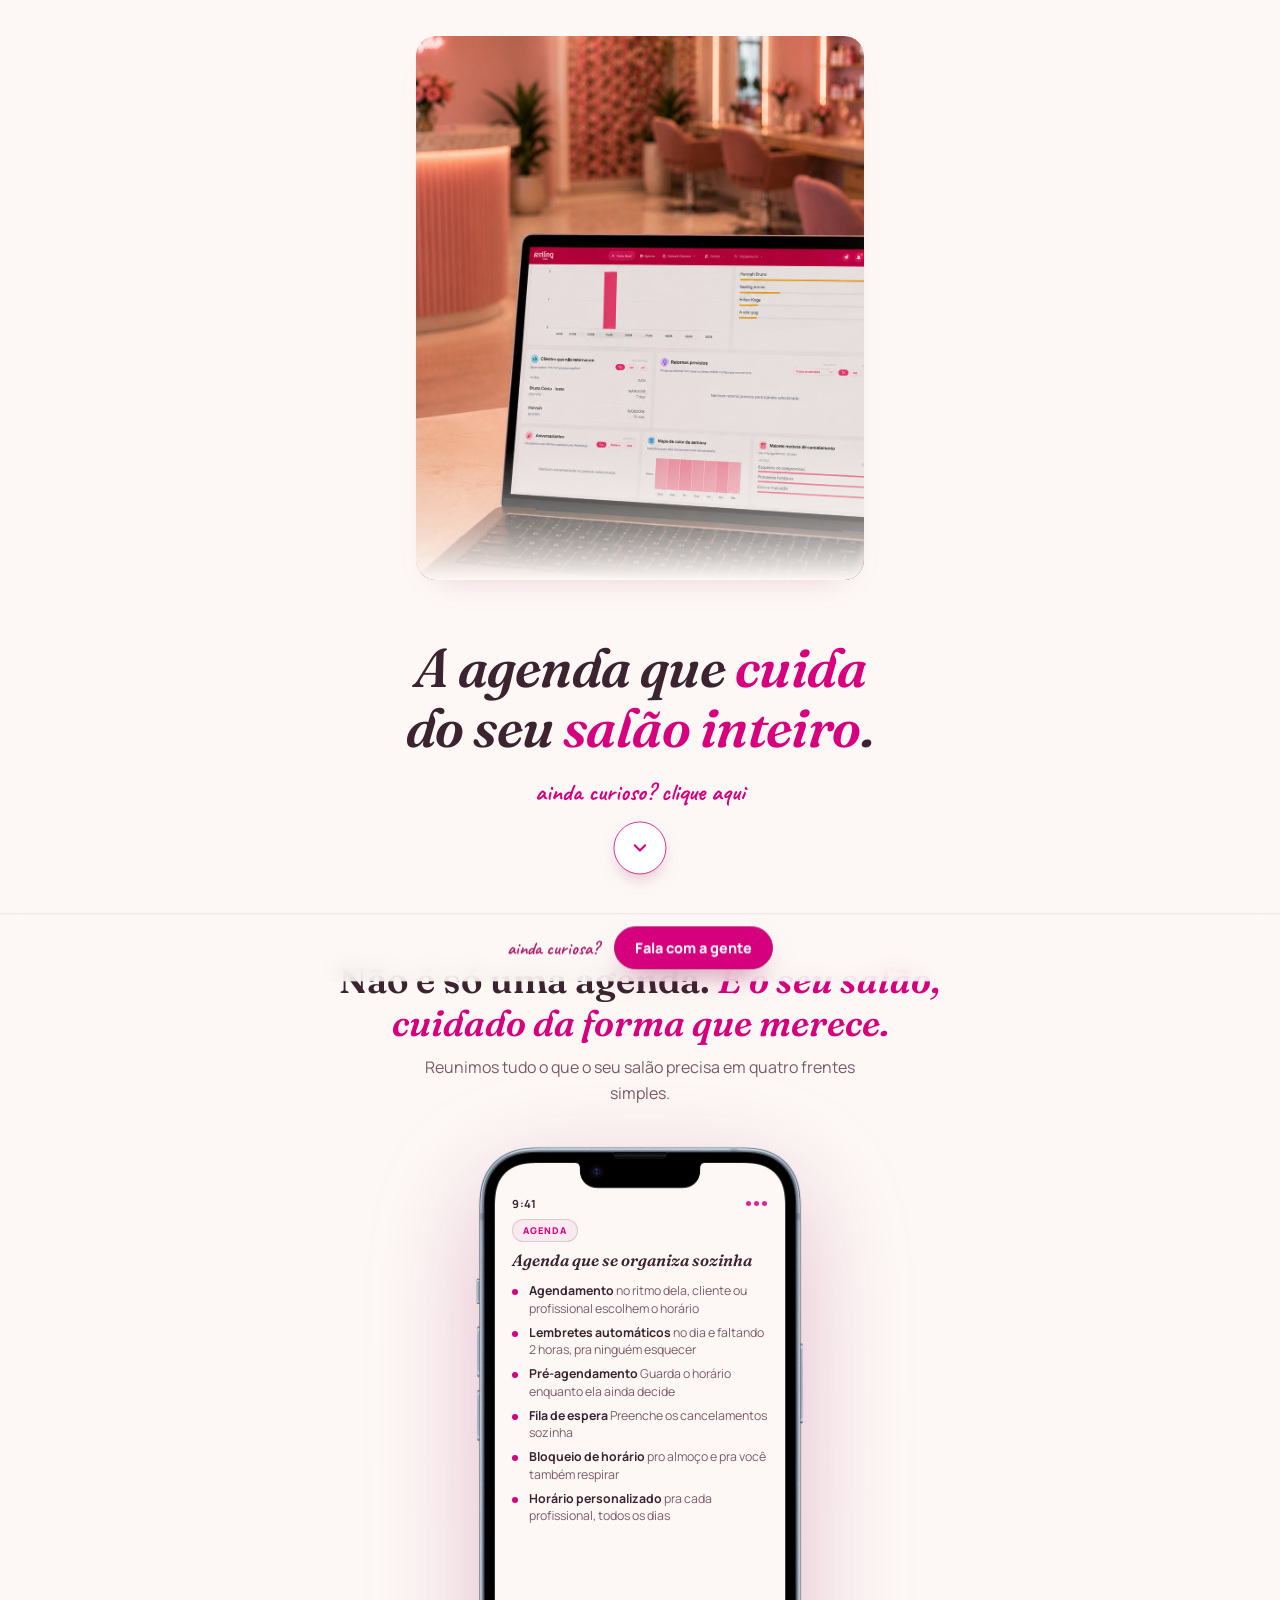
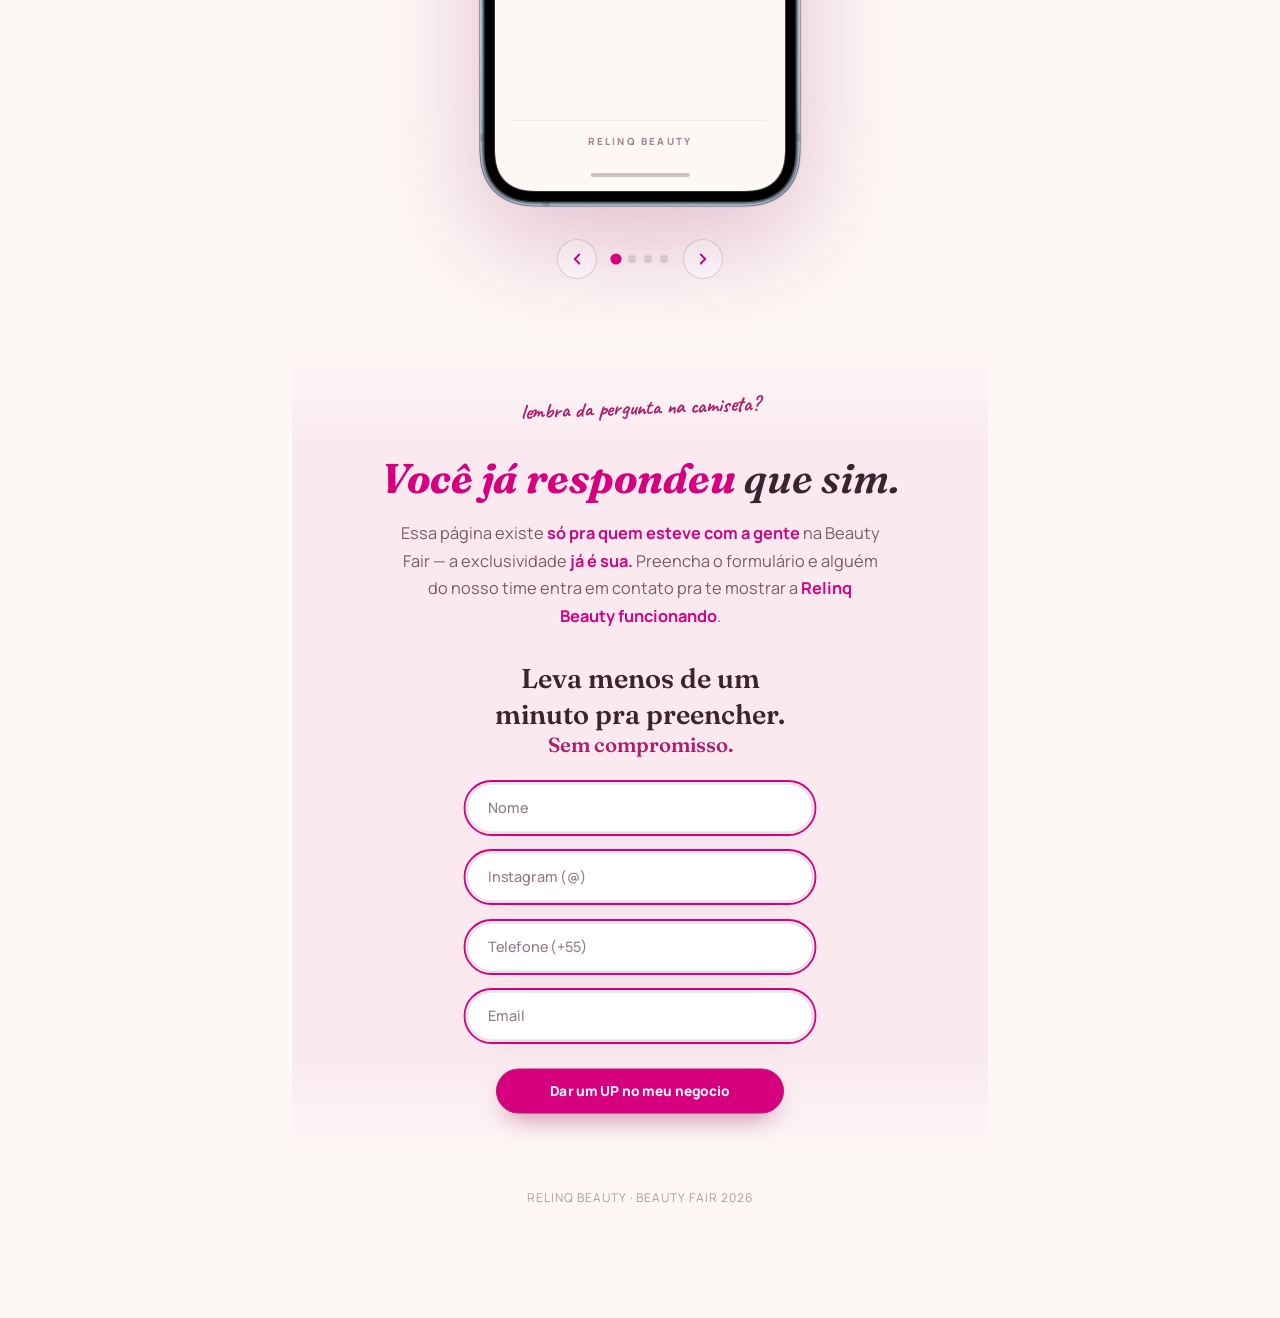
<file: index.html>
<!DOCTYPE html>
<html lang="pt-BR">
<head>
  <meta charset="UTF-8">
  <meta name="viewport" content="width=device-width, initial-scale=1.0">
  <title>Tá Curioso?</title>
  <link rel="preconnect" href="https://fonts.googleapis.com">
  <link rel="preconnect" href="https://fonts.gstatic.com" crossorigin>
  <link href="https://fonts.googleapis.com/css2?family=Fraunces:ital,wght@0,500;0,600;0,700;1,500;1,600&family=Caveat:wght@600;700&family=Manrope:wght@400;500;600;700;800&display=swap" rel="stylesheet">
  <link rel="stylesheet" href="style.css">
</head>
<body>

  <!-- ============ HERO ============ -->
  <header class="hero">
    <div class="hero-media">
      <img src="assets/hero2.png" alt="Profissional de beleza sorrindo num salão rosa, com o painel da Relinq Beauty aberto no notebook" />
    </div>

    <div class="hero-copy">
      <h1>A agenda que <em>cuida</em> do seu <em>salão inteiro</em>.</h1>

      <div class="scroll-cue-group">
        <p class="scroll-cue-label">ainda curioso? clique aqui</p>
        <button type="button" class="scroll-cue" aria-label="Rolar para a próxima seção">
          <span class="arrow" aria-hidden="true">
            <svg width="26" height="26" viewBox="0 0 24 24" fill="none"><path d="M6 9L12 15L18 9" stroke="currentColor" stroke-width="2.4" stroke-linecap="round" stroke-linejoin="round"/></svg>
          </span>
        </button>
      </div>
    </div>
  </header>

  <div class="page">

    <!-- ============ FEATURES — grade de 4 cartões ============ -->
    <main>
      <section class="features">
        <div class="section-head">
          <h2>Não é só uma agenda. <em>É o seu salão, cuidado da forma que merece.</em></h2>
          <p>Reunimos tudo o que o seu salão precisa em quatro frentes simples. </p>
        </div>

        <div class="phone-wrap">
          <div class="phone" aria-label="Carrossel de telas do app Relinq Beauty">
            <div class="phone-screen">
              <div class="carousel-track">

                <!-- Tela 1 — Agenda -->
                <article class="slide" aria-roledescription="slide" aria-label="1 de 4 — Agenda">
                  <div class="slide-status">
                    <span>9:41</span>
                    <span class="slide-status-dots" aria-hidden="true"><i></i><i></i><i></i></span>
                  </div>
                  <div class="slide-body">
                    <span class="slide-tag">Agenda</span>
                    <h3>Agenda que se organiza sozinha</h3>
                    <ul class="menu-list">
                      <li><span class="dot"></span><span><strong>Agendamento</strong> no ritmo dela, cliente ou profissional escolhem o horário</span></li>
                      <li><span class="dot"></span><span><strong>Lembretes automáticos</strong> no dia e faltando 2 horas, pra ninguém esquecer</span></li>
                      <li><span class="dot"></span><span><strong>Pré-agendamento</strong> Guarda o horário enquanto ela ainda decide</span></li>
                      <li><span class="dot"></span><span><strong>Fila de espera</strong> Preenche os cancelamentos sozinha</span></li>
                      <li><span class="dot"></span><span><strong>Bloqueio de horário</strong> pro almoço e pra você também respirar</span></li>
                      <li><span class="dot"></span><span><strong>Horário personalizado</strong> pra cada profissional, todos os dias</span></li>
                    </ul>
                  </div>
                  <p class="slide-foot">Relinq Beauty</p>
                </article>

                <!-- Tela 2 — Financeiro -->
                <article class="slide" aria-roledescription="slide" aria-label="2 de 4 — Financeiro">
                  <div class="slide-status">
                    <span>9:41</span>
                    <span class="slide-status-dots" aria-hidden="true"><i></i><i></i><i></i></span>
                  </div>
                  <div class="slide-body">
                    <span class="slide-tag">Financeiro</span>
                    <h3>As contas em ordem, sem esforço</h3>
                    <ul class="menu-list">
                      <li><span class="dot"></span><span><strong>Comanda</strong> detalhada, com cada atendimento e forma de pagamento</span></li>
                      <li><span class="dot"></span><span><strong>Fluxo de caixa</strong> sempre à mão, diário, semanal, mensal, sem planilha</span></li>
                      <li><span class="dot"></span><span><strong>Comissão</strong> configurada do seu jeito, com ou sem auxiliar</span></li>
                      <li><span class="dot"></span><span><strong>Preço específico</strong> por profissional, ate no mesmo serviço</span></li>
                      <li><span class="dot"></span><span><strong>Fiado</strong> sem sustos: um aviso automático lembra quem ainda deve</span></li>
                      <li><span class="dot"></span><span><strong>Sinal</strong> cobrado por QR Code, antes mesmo do horário chegar</span></li>
                    </ul>
                  </div>
                  <p class="slide-foot">Relinq Beauty</p>
                </article>

                <!-- Tela 3 — Relacionamento -->
                <article class="slide" aria-roledescription="slide" aria-label="3 de 4 — Relacionamento">
                  <div class="slide-status">
                    <span>9:41</span>
                    <span class="slide-status-dots" aria-hidden="true"><i></i><i></i><i></i></span>
                  </div>
                  <div class="slide-body">
                    <span class="slide-tag">Relacionamento</span>
                    <h3>Uma cliente que se sente cuidada</h3>
                    <ul class="menu-list">
                      <li><span class="dot"></span><span><strong>Histórico completo</strong> de cada cliente</span></li>
                      <li><span class="dot"></span><span><strong>Pedido de avaliação</strong> automático, depois do atendimento, direto no WhatsApp</span></li>
                      <li><span class="dot"></span><span><strong>Aviso de chegada</strong> discreto, sem precisar gritar pelo salão</span></li>
                      <li><span class="dot"></span><span><strong>Cupons</strong> com o nome dela, valor e validade que você escolher</span></li>
                      <li><span class="dot"></span><span><strong>Pacotes de sessões</strong>, sempre com o controle de quanto já foi usado</span></li>
                      <li><span class="dot"></span><span><strong>Fichas e formulários</strong> com assinatura digital, do jeito que preferir</span></li>
                    </ul>
                  </div>
                  <p class="slide-foot">Relinq Beauty</p>
                </article>

                <!-- Tela 4 — Gestão -->
                <article class="slide" aria-roledescription="slide" aria-label="4 de 4 — Gestão">
                  <div class="slide-status">
                    <span>9:41</span>
                    <span class="slide-status-dots" aria-hidden="true"><i></i><i></i><i></i></span>
                  </div>
                  <div class="slide-body">
                    <span class="slide-tag">Gestão</span>
                    <h3>Um salão que cresce sem perder a leveza</h3>
                    <ul class="menu-list">
                      <li><span class="dot"></span><span><strong>Perfis de acesso</strong> pra administradora, profissional e recepção</span></li>
                      <li><span class="dot"></span><span><strong>Controle de estoque</strong>, pra uso interno ou revenda</span></li>
                      <li><span class="dot"></span><span><strong>Relatórios</strong> simples de cancelamento, horário de pico e aniversariantes</span></li>
                      <li><span class="dot"></span><span><strong>Site próprio</strong> pra cliente agendar sem precisar chamar no WhatsApp</span></li>
                      <li><span class="dot"></span><span><strong>Busca rápida</strong> de cliente por nome ou telefone, direto no balcão</span></li>
                    </ul>
                  </div>
                  <p class="slide-foot">Relinq Beauty</p>
                </article>

              </div>
            </div>
            <img class="phone-frame" src="assets/iphoneMockup.png" alt="" aria-hidden="true">
          </div>

          <div class="carousel-controls">
            <button class="carousel-nav prev" type="button" aria-label="Tela anterior">
              <svg viewBox="0 0 24 24" fill="none" aria-hidden="true"><path d="M15 6L9 12L15 18" stroke="currentColor" stroke-width="2.4" stroke-linecap="round" stroke-linejoin="round"/></svg>
            </button>
            <div class="carousel-dots" aria-hidden="true"></div>
            <button class="carousel-nav next" type="button" aria-label="Próxima tela">
              <svg viewBox="0 0 24 24" fill="none" aria-hidden="true"><path d="M9 6L15 12L9 18" stroke="currentColor" stroke-width="2.4" stroke-linecap="round" stroke-linejoin="round"/></svg>
            </button>
          </div>
        </div>
      </section>

      <!-- ============ CLOSING — CTA final + formulário ============ -->
      <section class="closing" id="formulario">
        <p class="script-line">lembra da pergunta na camiseta?</p>
        <h2><em>Você já respondeu</em> que sim.</h2>
        <p>
          Essa página existe <strong>só pra quem esteve com a gente</strong> na Beauty Fair — a exclusividade <strong>já é sua.</strong>
          Preencha o formulário e alguém do nosso time entra em contato pra te mostrar a <strong>Relinq Beauty funcionando</strong>.
        </p>

        <form action="" aria-labelledby="form-title">
          <h3 class="form-title" id="form-title">Leva menos de um minuto pra preencher. <span>Sem compromisso.</span></h3>
          <ul class="form">
            <li>
              <input type="text" placeholder="Nome" class="formField" id="campoNome" autocomplete="name" aria-describedby="erroNome" required>
              <p class="formError" id="erroNome" role="alert">Conta pra gente o seu nome.</p>
            </li>
            <li>
              <input type="text" inputmode="text" placeholder="Instagram (@)" class="formField" id="campoInstagram" autocomplete="off" autocapitalize="off" autocorrect="off" spellcheck="false" aria-describedby="erroInstagram" required>
              <p class="formError" id="erroInstagram" role="alert">Digite o @ do seu Instagram pra gente te achar.</p>
            </li>
            <li>
              <input type="tel" inputmode="tel" autocomplete="tel" maxlength="16" placeholder="Telefone (+55)" class="formField" id="campoTelefone" aria-describedby="erroTelefone" required>
              <p class="formError" id="erroTelefone" role="alert">Deixa um telefone pra gente entrar em contato.</p>
            </li>
            <li>
              <input type="email" placeholder="Email" class="formField" id="campoEmail" autocomplete="email" aria-describedby="erroEmail" required>
              <p class="formError" id="erroEmail" role="alert">Digite um e-mail válido pra gente conseguir te responder.</p>
            </li>
          </ul>
          <button class="formBtn" type="submit" onclick="enviado(event)">Dar um UP no meu negocio</button>
        </form>
      </section>
    </main>

    <!-- ============ RODAPÉ ============ -->
    <footer class="brand">Relinq Beauty · Beauty Fair 2026</footer>
  </div>

  <!-- ============ STICKY CTA — barra fixa, some/aparece com a hero ============ -->

  <aside class="sticky-cta" aria-label="Chamada para ação">
    <span class="label">ainda curiosa?</span>
    <a class="cta-btn" href="#formulario">Fala com a gente</a>
  </aside>

  <script src="script.js"></script>
</body>
</html>
</file>
<file: style.css>
/* ---------- Design tokens (cores, fontes, sombra) ---------- */
:root {
  --paper: #FDF8F6;
  --paper-raised: #FFFFFF;
  --ink: #3B2430;
  --ink-soft: #7B5A68;
  --magenta: #D6007F;
  --magenta-deep: #AE1E6B;
  --rose-surface: #FAEAF0;
  --gold: #C6A06A;
  --line: rgba(59, 36, 48, 0.10);
  --line-strong: rgba(59, 36, 48, 0.16);
  --shadow: 0 16px 34px -22px rgba(148, 0, 79, 0.22);

  --font-display: "Fraunces", "Iowan Old Style", "Palatino Linotype", serif;
  --font-script: "Caveat", "Segoe Script", cursive;
  --font-body: "Manrope", "Segoe UI", system-ui, sans-serif;
}

/* ---------- Tema escuro (automático via SO) ---------- */
@media (prefers-color-scheme: dark) {
  :root {
    --paper: #1B0A13;
    --paper-raised: #26101C;
    --ink: #F8E9EF;
    --ink-soft: #E0B9CB;
    --magenta: #FF4FA0;
    --magenta-deep: #FF7EB6;
    --rose-surface: #33141F;
    --gold: #DDB06D;
    --line: rgba(248, 233, 239, 0.10);
    --line-strong: rgba(248, 233, 239, 0.18);
    --shadow: 0 16px 38px -20px rgba(0, 0, 0, 0.5);
  }
}

/* ---------- Reset & base ---------- */
* {
  box-sizing: border-box;
}

@media (prefers-reduced-motion: no-preference) {
  html {
    scroll-behavior: smooth;
  }
}

body {
  margin: 0;
  background: var(--paper);
  color: var(--ink);
  font-family: var(--font-body);
  -webkit-font-smoothing: antialiased;
  overflow-x: hidden;
}

/* ---------- Barra de rolagem (paleta do site) ---------- */
/* Fica oculta; só aparece enquanto a página está sendo rolada (JS adiciona
   .is-scrolling no <html> e remove 1s depois que o movimento para). A largura
   do trilho é reservada o tempo todo pra não haver deslocamento do layout. */
html {
  scrollbar-width: thin;
  scrollbar-color: transparent transparent;
}

html.is-scrolling {
  scrollbar-color: var(--magenta) transparent;
}

::-webkit-scrollbar {
  width: 12px;
  height: 12px;
}

::-webkit-scrollbar-thumb {
  background: transparent;
  border-radius: 999px;
  border: 3px solid transparent;
  background-clip: padding-box;
  transition: background-color 0.35s ease;
}

html.is-scrolling::-webkit-scrollbar-thumb {
  background: var(--magenta);
}

html.is-scrolling::-webkit-scrollbar-thumb:hover {
  background: var(--magenta-deep);
}

.page {
  max-width: 640px;
  margin: 0 auto;
  padding: 0 1.4rem 6.5rem;
  position: relative;
}

a {
  color: inherit;
}

/* ---------- Hero ---------- */
/* Ocupa exatamente uma tela (100svh) em qualquer aparelho: imagem em cima, título + seta embaixo. */
.hero {
  position: relative;
  width: 100%;
  height: 100vh;          /* fallback p/ navegadores sem svh */
  height: 100svh;
  display: flex;
  flex-direction: column;
  align-items: center;
  text-align: center;
  background: var(--paper);
  overflow: hidden;
}

/* imagem retrato: largura total no mobile, cartão centrado no desktop; encolhe se o título precisar de espaço */
.hero-media {
  position: relative;
  flex: 0 1 auto;
  width: 100%;
  height: 58vh;
  height: 58svh;
  min-height: 0;
  overflow: hidden;
}

.hero-media img {
  width: 100%;
  height: 100%;
  object-fit: cover;
  object-position: center 60%;
  display: block;
}

/* a imagem se dissolve no fundo da página */
.hero-media::after {
  content: "";
  position: absolute;
  left: 0;
  right: 0;
  bottom: 0;
  height: 24%;
  background: linear-gradient(
    to bottom,
    color-mix(in srgb, var(--paper) 0%, transparent) 0%,
    color-mix(in srgb, var(--paper) 55%, transparent) 62%,
    var(--paper) 100%
  );
  pointer-events: none;
}

/* preenche o espaço livre e não encolhe: título e seta sempre cabem; quem cede espaço é a imagem */
.hero-copy {
  position: relative;
  z-index: 2;
  flex: 1 0 auto;
  min-height: 0;
  width: 100%;
  max-width: 720px;
  margin: 0 auto;
  padding: clamp(1.1rem, 3.5vh, 2.6rem) 1.4rem calc(1.2rem + env(safe-area-inset-bottom));
  display: flex;
  flex-direction: column;
  align-items: center;
}

.hero h1 {
  font-family: var(--font-display);
  font-weight: 600;
  font-style: italic;
  /* min(…,8.2vh) só entra em telas muito baixas p/ o título não empurrar a seta pra fora */
  font-size: clamp(2.3rem, min(8vw, 8.2vh), 3.4rem);
  line-height: 1.1;
  letter-spacing: -0.01em;
  max-width: 16ch;
  margin: auto 0 0;
  text-wrap: balance;
  color: var(--ink);
}

.hero h1 em {
  color: var(--magenta);
  font-style: italic;
}

@media (prefers-reduced-motion: no-preference) {
  .hero-copy > * {
    animation: hero-in 0.7s cubic-bezier(0.16, 1, 0.3, 1) both;
  }

  .scroll-cue{
    scale: 0.8;
  }

  .scroll-cue .arrow {
    animation: bob 1.8s ease-in-out infinite;
  }
}

@keyframes hero-in {
  from {
    opacity: 0;
    transform: translateY(14px);
  }

  to {
    opacity: 1;
    transform: translateY(0);
  }
}

@keyframes bob {
  0%,
  100% {
    transform: translateY(0);
  }

  50% {
    transform: translateY(5px);
  }
}

/* seta que rola para a próxima seção — ancorada no pé da tela */
.scroll-cue-group {
  margin-top: auto;
  display: flex;
  flex-direction: column;
  align-items: center;
  gap: clamp(0.4rem, 1.6vw, 0.7rem);
}

.scroll-cue-label {
  margin: 0;
  font-family: var(--font-script);
  font-weight: 700;
  font-size: clamp(1.15rem, 4.6vw, 1.5rem);
  line-height: 1;
  color: var(--magenta);
}

.scroll-cue {
  display: inline-flex;
  align-items: center;
  justify-content: center;
  width: clamp(3.4rem, 12vw, 4.1rem);
  height: clamp(3.4rem, 12vw, 4.1rem);
  padding: 0;
  border: 1.5px solid var(--magenta);
  border-radius: 100px;
  background: var(--paper-raised);
  color: var(--magenta);
  cursor: pointer;
  box-shadow: 0 10px 26px -12px rgba(148, 0, 79, 0.4), var(--shadow);
  transition: transform 0.25s ease, color 0.25s ease, box-shadow 0.25s ease;
  -webkit-tap-highlight-color: transparent;
}

.scroll-cue:hover,
.scroll-cue:focus-visible {
  transform: translateY(3px);
  color: var(--magenta-deep);
  box-shadow: 0 14px 30px -12px rgba(148, 0, 79, 0.5), var(--shadow);
}

.scroll-cue:focus-visible {
  outline: 2px solid var(--gold);
  outline-offset: 4px;
}

.scroll-cue .arrow {
  display: inline-flex;
}

.script-line {
  font-family: var(--font-script);
  font-weight: 700;
  font-size: clamp(1.6rem, 6vw, 2.1rem);
  color: var(--magenta);
  margin: 0 0 0.3rem;
  transform: rotate(-2deg);
  scale: 1.3;
}

/* ---------- Section shared ---------- */
section {
  padding: 2.6rem 0;
}

.section-head {
  text-align: center;
  margin-bottom: 2rem;
}

.section-head h2 {
  font-family: var(--font-display);
  font-weight: 600;
  font-size: clamp(1.7rem, 5.5vw, 2.3rem);
  line-height: 1.15;
  margin: 0.5rem 0 0.7rem;
  text-wrap: balance;
}

.section-head h2 em {
  color: var(--magenta);
  font-style: italic;
}

.section-head p {
  color: var(--ink-soft);
  font-size: 1rem;
  line-height: 1.6;
  max-width: 30rem;
  margin: 0 auto;
}

/* ---------- Showcase: iPhone + carrossel de telas ---------- */
.phone-wrap {
  display: flex;
  flex-direction: column;
  align-items: center;
  gap: 1.4rem;
  opacity: 0;
  transform: translateY(16px);
  transition: opacity 0.7s ease, transform 0.6s cubic-bezier(0.16, 1, 0.3, 1);
}

.phone-wrap.is-visible {
  opacity: 1;
  transform: translateY(0);
}

@media (prefers-reduced-motion: reduce) {
  .phone-wrap {
    opacity: 1;
    transform: none;
    transition: none;
  }
}

.phone {
  position: relative;
  width: clamp(244px, 74vw, 320px);
  aspect-ratio: 1370 / 2732;
  filter: drop-shadow(0 34px 54px rgba(148, 0, 79, 0.24));
}

/* fundo cor-papel atrás da tela: preenche os cantos superiores ao redor do notch */
.phone::before {
  content: "";
  position: absolute;
  top: 3.4%;
  left: 6.6%;
  right: 6.6%;
  bottom: 3.4%;
  z-index: 0;
  border-radius: 12% / 6%;
  background: var(--paper);
}

.phone-frame {
  position: absolute;
  inset: 0;
  width: 100%;
  height: 100%;
  z-index: 3;
  pointer-events: none;
  -webkit-user-select: none;
  user-select: none;
}

/* buraco transparente da tela no PNG: medido em ~7.3% lat., 7.36% topo, 3.7% base */
.phone-screen {
  position: absolute;
  top: 7.2%;
  left: 7.3%;
  right: 7.37%;
  bottom: 3.7%;
  z-index: 1;
  overflow: hidden;
  border-radius: 7% / 3.4%;
  background: var(--paper);
}

/* indicador "home" do iOS — dá acabamento à tela */
.phone-screen::after {
  content: "";
  position: absolute;
  left: 50%;
  bottom: 2.4%;
  transform: translateX(-50%);
  width: 34%;
  height: 4px;
  border-radius: 100px;
  background: var(--ink);
  opacity: 0.26;
  pointer-events: none;
  z-index: 2;
}

.carousel-track {
  display: flex;
  height: 100%;
  overflow-x: auto;
  overflow-y: hidden;
  scroll-snap-type: x mandatory;
  -webkit-overflow-scrolling: touch;
  scrollbar-width: none;
  overscroll-behavior-x: contain;
}

.carousel-track::-webkit-scrollbar {
  display: none;
}

.slide {
  flex: 0 0 100%;
  width: 100%;
  height: 100%;
  scroll-snap-align: start;
  scroll-snap-stop: always;
  overflow-y: auto;
  scrollbar-width: none;
  background: var(--paper);
  color: var(--ink);
  display: flex;
  flex-direction: column;
}

.slide::-webkit-scrollbar {
  display: none;
}

.slide-status {
  flex-shrink: 0;
  display: flex;
  align-items: center;
  justify-content: space-between;
  padding: 0.55rem 1.1rem 0.1rem;
  font-size: 0.7rem;
  font-weight: 700;
  letter-spacing: 0.02em;
  color: var(--ink);
}

.slide-status-dots {
  display: inline-flex;
  gap: 3px;
}

.slide-status-dots i {
  display: block;
  width: 5px;
  height: 5px;
  border-radius: 50%;
  background: var(--magenta);
  opacity: 0.85;
}

.slide-body {
  padding: 0.3rem 1.1rem 1.75rem;
}

.slide-tag {
  display: inline-block;
  font-size: 0.58rem;
  font-weight: 800;
  letter-spacing: 0.1em;
  text-transform: uppercase;
  color: var(--magenta);
  background: var(--rose-surface);
  border: 1px solid var(--line-strong);
  padding: 0.26rem 0.62rem;
  border-radius: 100px;
}

.slide-body h3 {
  font-family: var(--font-display);
  font-style: italic;
  font-weight: 600;
  font-size: 1.02rem;
  line-height: 1.18;
  margin: 0.55rem 0 0.75rem;
  color: var(--ink);
}

.slide .menu-list {
  gap: 0.44rem;
}

.slide .menu-list li {
  font-size: 0.77rem;
  line-height: 1.4;
}

/* rodapé da tela: só aparece onde sobra espaço (telas maiores) */
.slide-foot {
  display: none;
  margin: auto 1.1rem 0;
  padding: 0.8rem 0 2.7rem;
  border-top: 1px solid var(--line);
  text-align: center;
  font-size: 0.62rem;
  font-weight: 800;
  letter-spacing: 0.22em;
  text-transform: uppercase;
  color: var(--ink-soft);
  opacity: 0.7;
}

@media (min-width: 600px) {
  .slide-foot {
    display: block;
  }
}

/* ---------- Controles do carrossel ---------- */
.carousel-controls {
  display: flex;
  align-items: center;
  gap: 0.95rem;
}

.carousel-dots {
  display: flex;
  gap: 0.5rem;
}

.carousel-dots button {
  width: 8px;
  height: 8px;
  padding: 0;
  border: none;
  border-radius: 50%;
  background: var(--line-strong);
  cursor: pointer;
  transition: transform 0.25s ease, background 0.25s ease;
}

.carousel-dots button[aria-current="true"] {
  background: var(--magenta);
  transform: scale(1.4);
}

.carousel-nav {
  display: inline-flex;
  align-items: center;
  justify-content: center;
  width: 2.5rem;
  height: 2.5rem;
  padding: 0;
  border: 1px solid var(--line-strong);
  border-radius: 100px;
  background: var(--paper-raised);
  color: var(--magenta);
  cursor: pointer;
  box-shadow: var(--shadow);
  transition: transform 0.2s ease, color 0.2s ease;
  -webkit-tap-highlight-color: transparent;
}

.carousel-nav svg {
  width: 18px;
  height: 18px;
}

.carousel-nav:hover {
  transform: translateY(-2px);
  color: var(--magenta-deep);
}

.carousel-nav:active {
  transform: translateY(0) scale(0.94);
}

.carousel-nav:focus-visible {
  outline: 2px solid var(--gold);
  outline-offset: 3px;
}

.menu-list {
  list-style: none;
  margin: 0;
  padding: 0;
  display: grid;
  gap: 0.55rem;
}

.menu-list li {
  display: flex;
  gap: 0.65rem;
  align-items: flex-start;
  font-size: 0.94rem;
  line-height: 1.5;
  color: var(--ink-soft);
}

.menu-list li .dot {
  width: 6px;
  height: 6px;
  border-radius: 50%;
  background: var(--magenta);
  margin-top: 0.55em;
  flex-shrink: 0;
}

.menu-list li strong {
  color: var(--ink);
  font-weight: 700;
}

/* ---------- Closing ---------- */
.closing {
  text-align: center;
  background: linear-gradient(180deg, transparent, var(--rose-surface) 12%, var(--rose-surface) 88%, transparent);
  border-radius: 28px;
  padding: 3rem 1.6rem 2.6rem;
  margin-top: 1rem;
}

.closing .script-line {
  color: var(--magenta-deep);
}

.closing h2 {
  font-family: var(--font-display);
  font-style: italic;
  font-weight: 600;
  font-size: clamp(1.9rem, 7vw, 2.6rem);
  margin: 0.4rem 0 1rem;
  text-wrap: balance;
}

.closing h2 em {
  color: var(--magenta);
  font-weight: 700;
  font-style: italic;
}

.closing p {
  color: var(--ink-soft);
  font-size: 1.02rem;
  line-height: 1.7;
  max-width: 30rem;
  margin: 0 auto 1.9rem;
}

.closing p strong {
  color: var(--magenta);
  font-weight: 700;
}

.cta-btn {
  display: inline-flex;
  align-items: center;
  gap: 0.55rem;
  background: var(--magenta);
  color: #FFF6FA;
  font-family: var(--font-body);
  font-weight: 800;
  font-size: 1.02rem;
  padding: 1rem 1.9rem;
  border-radius: 100px;
  text-decoration: none;
  border: 1px solid var(--magenta-deep);
  box-shadow: 0 14px 30px -12px rgba(148, 0, 79, 0.55);
  transition: transform 0.2s ease, box-shadow 0.2s ease;
}

.cta-btn:hover {
  transform: translateY(-2px);
  box-shadow: 0 18px 34px -12px rgba(148, 0, 79, 0.6);
}

.cta-btn:active {
  transform: translateY(0) scale(0.97);
  box-shadow: 0 10px 22px -12px rgba(148, 0, 79, 0.5);
}

.cta-btn:focus-visible {
  outline: 3px solid var(--gold);
  outline-offset: 3px;
}

.closing .form-title {
  font-family: var(--font-display);
  font-weight: 600;
  font-size: clamp(1.35rem, 4.5vw, 1.7rem);
  line-height: 1.3;
  color: var(--ink);
  max-width: 22rem;
  margin: 0.9rem auto 0.4rem;
  text-wrap: balance;
}

.closing .form-title span {
  display: block;
  font-size: 0.75em;
  color: var(--magenta-deep);
}

/* ---------- Sticky CTA ---------- */
.sticky-cta {
  position: fixed;
  left: 0;
  right: 0;
  bottom: 0;
  z-index: 20;
  display: flex;
  align-items: center;
  justify-content: center;
  gap: 0.9rem;
  padding: 0.75rem 1rem calc(0.75rem + env(safe-area-inset-bottom));
  background: color-mix(in srgb, var(--paper) 82%, transparent);
  backdrop-filter: blur(10px);
  border-top: 1px solid var(--line);
  transform: translateY(120%);
  transition: transform 0.35s cubic-bezier(0.16, 1, 0.3, 1);
}

.sticky-cta.is-visible {
  transform: translateY(0);
}

@media (prefers-reduced-motion: reduce) {
  .sticky-cta {
    transition: none;
  }
}

.sticky-cta .label {
  font-family: var(--font-script);
  font-weight: 700;
  font-size: 1.15rem;
  color: var(--magenta-deep);
  white-space: nowrap;
}

.sticky-cta .cta-btn {
  padding: 0.68rem 1.25rem;
  font-size: 0.9rem;
}

/* ---------- Rodapé ---------- */
footer.brand {
  text-align: center;
  padding: 2rem 0 0.5rem;
  font-size: 0.75rem;
  letter-spacing: 0.08em;
  text-transform: uppercase;
  color: var(--ink-soft);
  opacity: 0.6;
}

/* ---------- Responsivo (tablet e desktop) ---------- */
@media (min-width: 640px) {
  .page {
    padding-left: 2rem;
    padding-right: 2rem;
  }

  .phone {
    width: clamp(280px, 42vw, 340px);
  }

  /* a imagem retrato vira um cartão centrado, respeitando a proporção */
  .hero-media {
    width: min(84vw, 26rem);
    height: min(66svh, 32rem);
    max-height: 32rem;
    margin-top: clamp(1.5rem, 4vh, 2.75rem);
    border-radius: 20px;
    box-shadow: var(--shadow);
  }

  .hero-media img {
    object-position: center 55%;
  }

  .hero-copy {
    padding-top: clamp(1.8rem, 4vh, 2.75rem);
  }

  /* em telas altas, o título centra no espaço livre e a seta fica no pé */
  .hero h1 {
    margin-top: auto;
  }
}

@media (min-width: 900px) {
  .page {
    max-width: 760px;
  }

  .hero-media {
    width: min(46vw, 28rem);
    height: min(68svh, 34rem);
    max-height: 34rem;
  }

  section {
    padding: 3.2rem 0;
  }
}

/* ---------- Formulário (closing) ---------- */
.closing .form {
  list-style: none;
  margin: 1.4rem auto 0;
  padding: 0;
  max-width: 24rem;
  display: flex;
  flex-direction: column;
  gap: 15px;
  text-align: left;
}

.formField {
  width: 100%;
  padding: 0.95rem 1.4rem;
  font-family: var(--font-body);
  font-size: 1rem;
  font-weight: 500;
  color: pink;
  background: var(--paper-raised);
  border: 1px solid var(--line-strong);
  border-radius: 100px;
  box-shadow: var(--shadow);
  transition: outline-color 0.18s ease, border-color 0.18s ease;
  -webkit-appearance: none;
  appearance: none;
  scale: 0.9;
  /* contorno rosa padrão, no tom da paleta.
     largura fixa em 2px; só a cor muda entre os estados (sem "pulo") */
  outline: 2px solid var(--magenta);
  outline-offset: 2px;
}

.formField::placeholder {
  color: var(--ink-soft);
  opacity: 0.8;
}

/* mouse em cima: contorno bem estridente (rosa neon, mais grosso) */
.formField:hover {
  outline: 3px solid #ff1cc4;
  outline-offset: 2px;
}

/* campo selecionado: contorno um pouco mais claro que o padrão.
   vem depois do :hover, então vence quando o campo está focado e sob o mouse */
.formField:focus {
  outline: 2px solid color-mix(in srgb, var(--magenta) 55%, rgb(121, 1, 105));
  outline-offset: 2px;
}

/* ---- Campo com erro de validação (ex.: e-mail inválido) ---- */
/* mensagem: começa colapsada e "abre um espaço" entre os campos ao aparecer */
.closing .form .formError {
  margin: 0 1.4rem;
  max-height: 0;
  overflow: hidden;
  opacity: 0;
  color: #ff2036;
  font-family: var(--font-body);
  font-size: 0.85rem;
  font-weight: 700;
  line-height: 1.35;
  transition: max-height 0.28s ease, opacity 0.24s ease, margin-top 0.28s ease;
}

.closing .form li.has-error .formError {
  max-height: 5.5rem;
  margin-top: 8px;
  opacity: 1;
}

/* campo em si fica vermelho enquanto o erro está ativo (vermelho puro,
   destacado do rosa da paleta; contorno mais grosso pra chamar atenção) */
.closing .form li.has-error .formField,
.closing .form li.has-error .formField:hover,
.closing .form li.has-error .formField:focus {
  color: #ff5a68;
  border-color: #ff2036;
  outline: 3px solid #ff2036;
  outline-offset: 2px;
}

.closing .form li.has-error .formField::placeholder {
  color: color-mix(in srgb, #ff2036 72%, transparent);
}

/* Nova tentativa com o e-mail ainda inválido: o campo dá um "tranco" rápido
   de escala (volta pro 0.9 de base) e o texto de erro, que já está na tela,
   pisca num vermelho mais claro com brilho. Disparado pela classe .is-retry
   reaplicada via JS. */
@keyframes erro-pulso {
  0%   { scale: 0.9; }
  35%  { scale: 0.965; }
  70%  { scale: 0.9; }
}

@keyframes erro-brilho {
  0%, 100% {
    color: #ff2036;
    text-shadow: none;
  }
  40% {
    color: #ff8a94;
    text-shadow: 0 0 14px rgba(255, 90, 104, 0.85);
  }
}

.closing .form li.has-error.is-retry .formField {
  animation: erro-pulso 0.42s ease;
}

.closing .form li.has-error.is-retry .formError {
  animation: erro-brilho 0.55s ease;
}

@media (prefers-reduced-motion: reduce) {
  .closing .form li.has-error.is-retry .formField,
  .closing .form li.has-error.is-retry .formError {
    animation: none;
  }
}

/* botão de envio: mesmo pill magenta do .cta-btn, alinhado à largura dos campos */
.closing form button[type="submit"] {
  display: block;
  width: 100%;
  max-width: 20rem;
  margin: 1.4rem auto 0;
  padding: 0.85rem 1.6rem;
  font-family: var(--font-body);
  font-weight: 800;
  font-size: 0.95rem;
  color: #FFF6FA;
  background: var(--magenta);
  border: 1px solid var(--magenta-deep);
  border-radius: 100px;
  box-shadow: 0 14px 30px -12px rgba(148, 0, 79, 0.55);
  cursor: pointer;
  scale: 0.9;
  -webkit-appearance: none;
  appearance: none;
  transition: transform 0.2s ease, box-shadow 0.2s ease;
}

.closing form button[type="submit"]:hover {
  transform: translateY(-2px);
  box-shadow: 0 18px 34px -12px rgba(148, 0, 79, 0.6);
}

.closing form button[type="submit"]:active {
  transform: translateY(0) scale(0.97);
  box-shadow: 0 10px 22px -12px rgba(148, 0, 79, 0.5);
}

.closing form button[type="submit"]:focus-visible {
  outline: 3px solid var(--gold);
  outline-offset: 3px;
}

/* ============ CONFIRMAÇÃO DE ENVIO — retângulo central ============ */
.enviado-overlay {
  position: fixed;
  inset: 0;
  z-index: 100;
  display: flex;
  align-items: center;
  justify-content: center;
  padding: 24px;
  background: rgba(20, 8, 14, 0.58);
  -webkit-backdrop-filter: blur(4px);
  backdrop-filter: blur(4px);
  opacity: 0;
  transition: opacity 0.28s ease;
}

.enviado-overlay.is-visible {
  opacity: 1;
}

.enviado-card {
  width: 100%;
  max-width: 420px;
  padding: 32px 28px;
  text-align: center;
  background: var(--paper-raised);
  color: var(--ink);
  border: 1px solid var(--line-strong);
  border-radius: 28px;
  box-shadow: var(--shadow);
  transform: translateY(10px) scale(0.98);
  transition: transform 0.28s ease;
}

.enviado-overlay.is-visible .enviado-card {
  transform: translateY(0) scale(1);
}

.enviado-title {
  margin: 0 0 14px;
  font-family: var(--font-display);
  font-size: 1.25rem;
  line-height: 1.3;
  color: var(--magenta);
}

.enviado-title em {
  font-style: normal;
  color: var(--magenta-deep);
}

.enviado-hint {
  margin: 0 0 18px;
  font-size: 0.95rem;
  color: var(--ink-soft);
}

.enviado-more {
  display: inline-block;
  padding: 12px 26px;
  border-radius: 100px;
  background: var(--magenta);
  color: #fff;
  font-weight: 700;
  text-decoration: none;
  transition: transform 0.2s ease, box-shadow 0.2s ease, background 0.2s ease;
}

.enviado-more:hover {
  background: var(--magenta-deep);
  transform: translateY(-2px);
  box-shadow: 0 14px 30px -12px rgba(148, 0, 79, 0.55);
}

.enviado-more:focus-visible {
  outline: 3px solid var(--gold);
  outline-offset: 3px;
}

@media (prefers-color-scheme: dark) {
  .enviado-overlay {
    background: rgba(0, 0, 0, 0.66);
  }

  .enviado-card {
    background: color-mix(in srgb, var(--paper-raised) 80%, #fff);
    border-color: var(--magenta-deep);
  }
}

@media (prefers-reduced-motion: reduce) {
  .enviado-overlay,
  .enviado-card {
    transition: none;
  }
}
</file>
